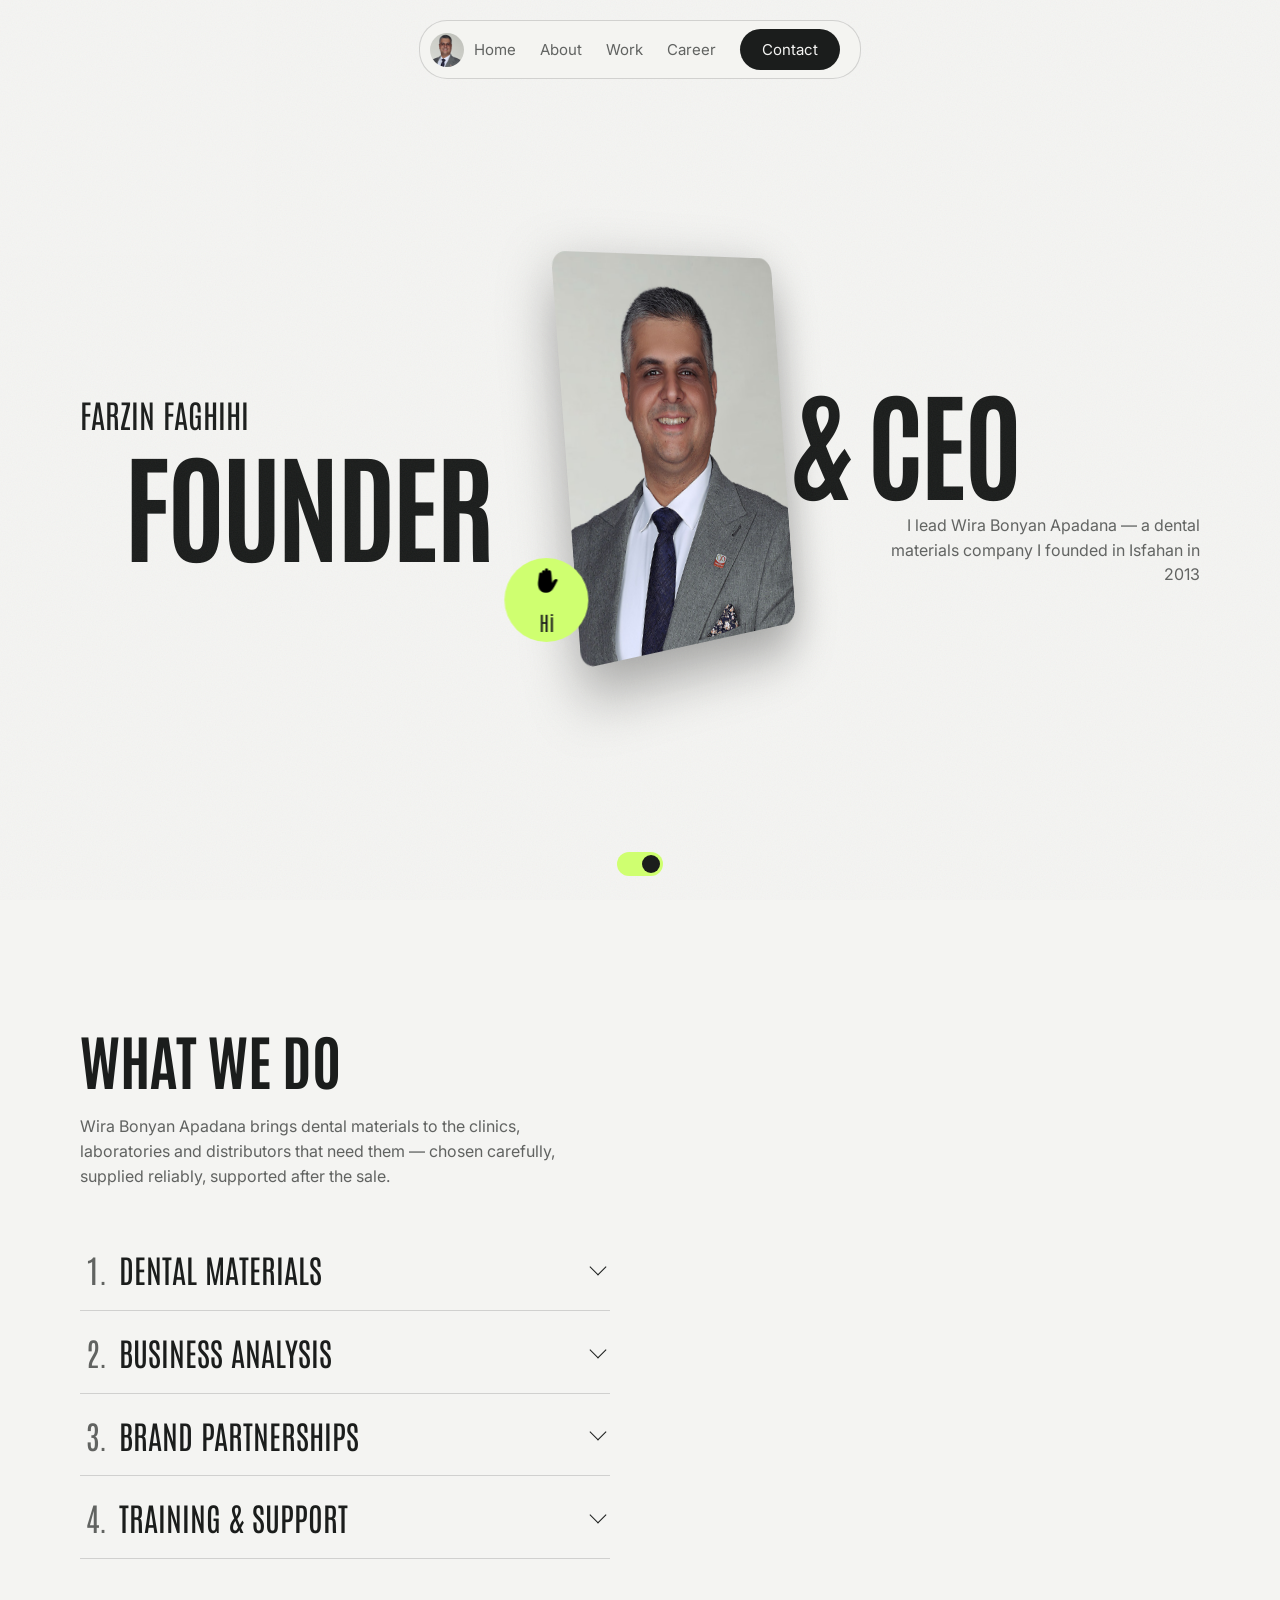
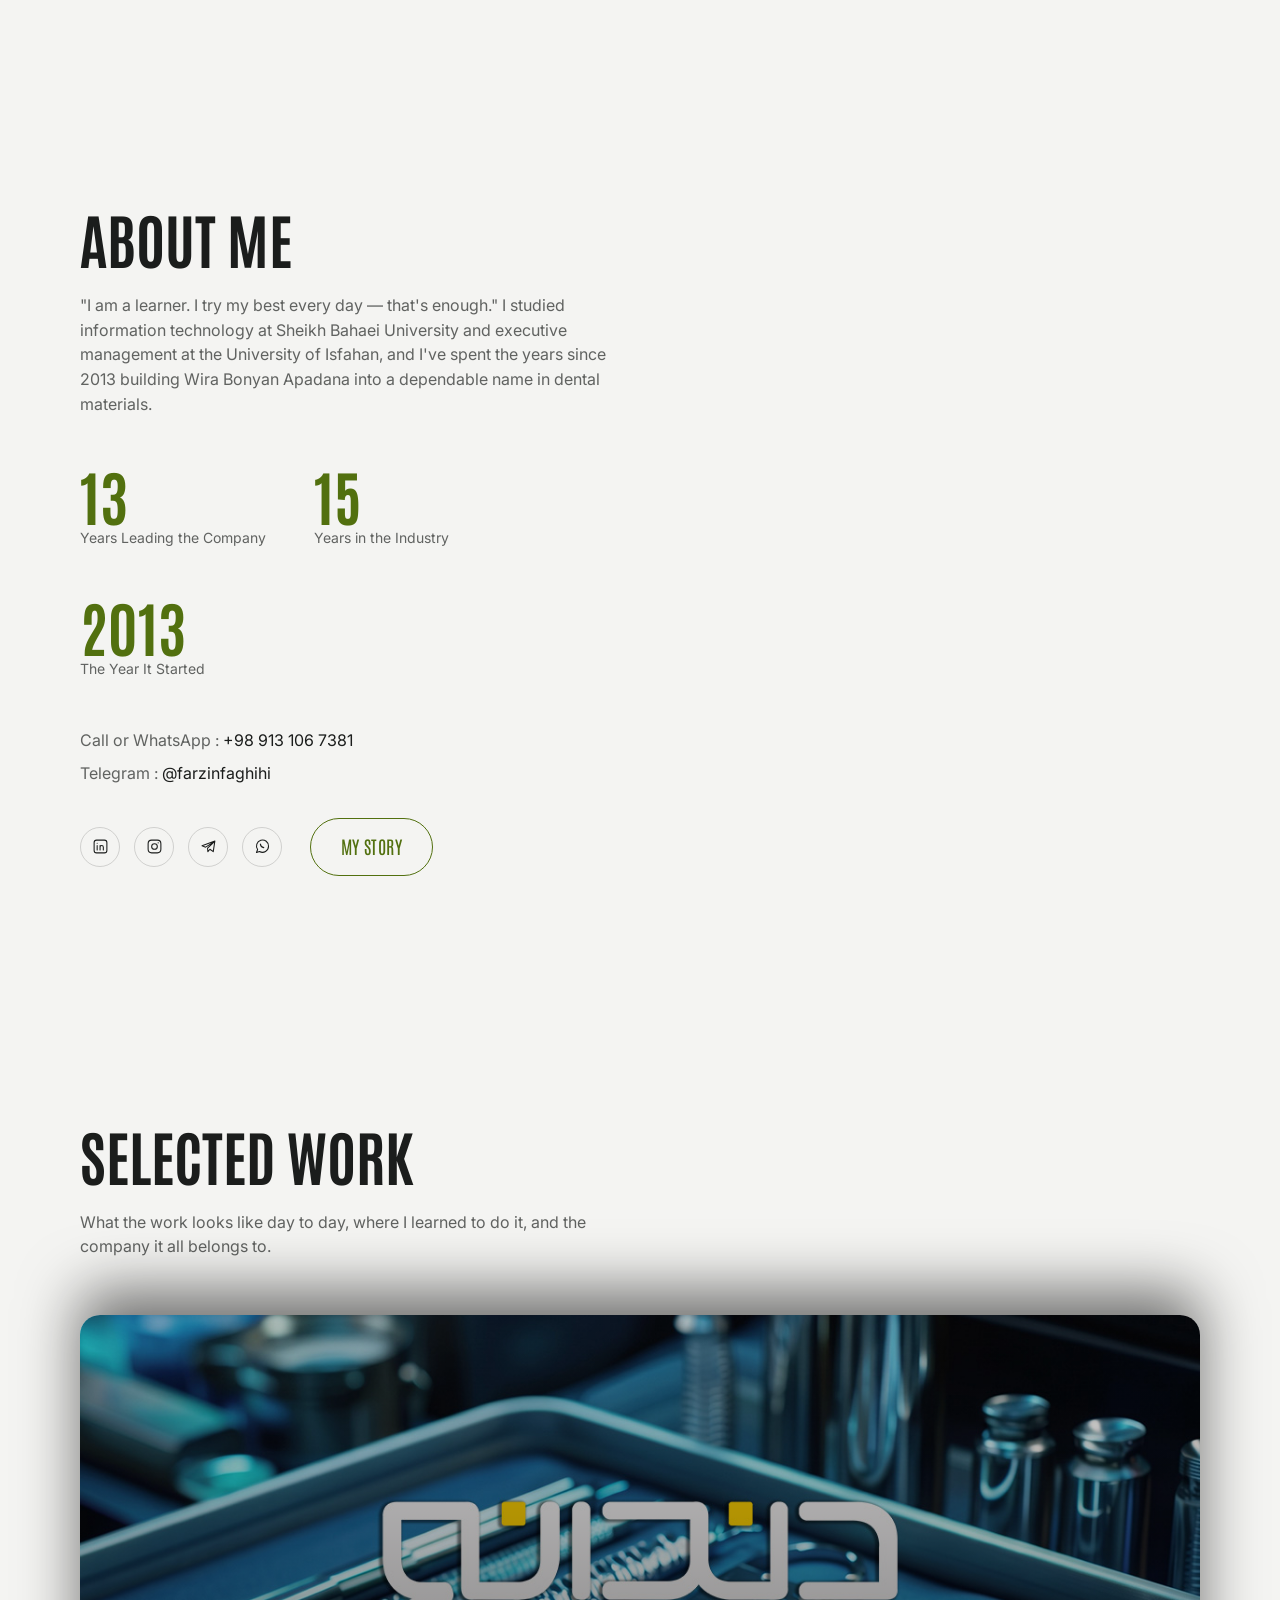
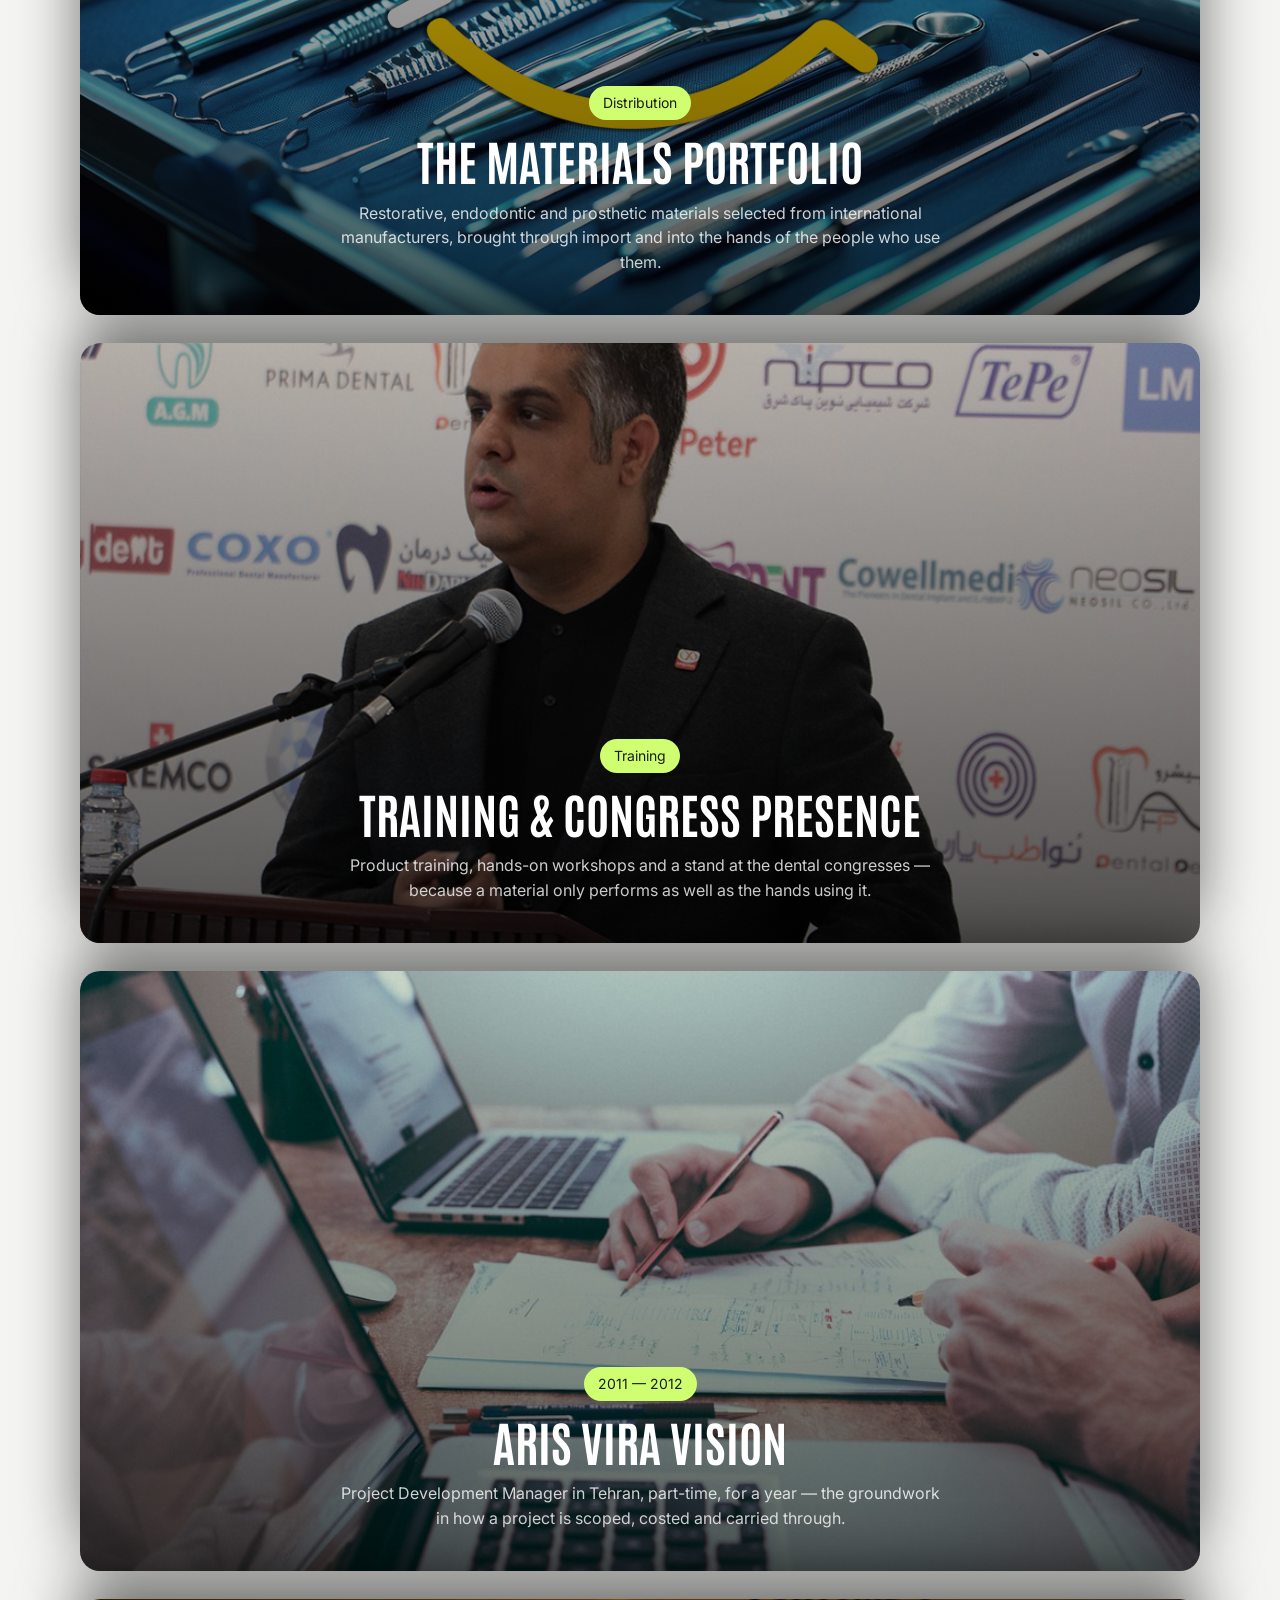
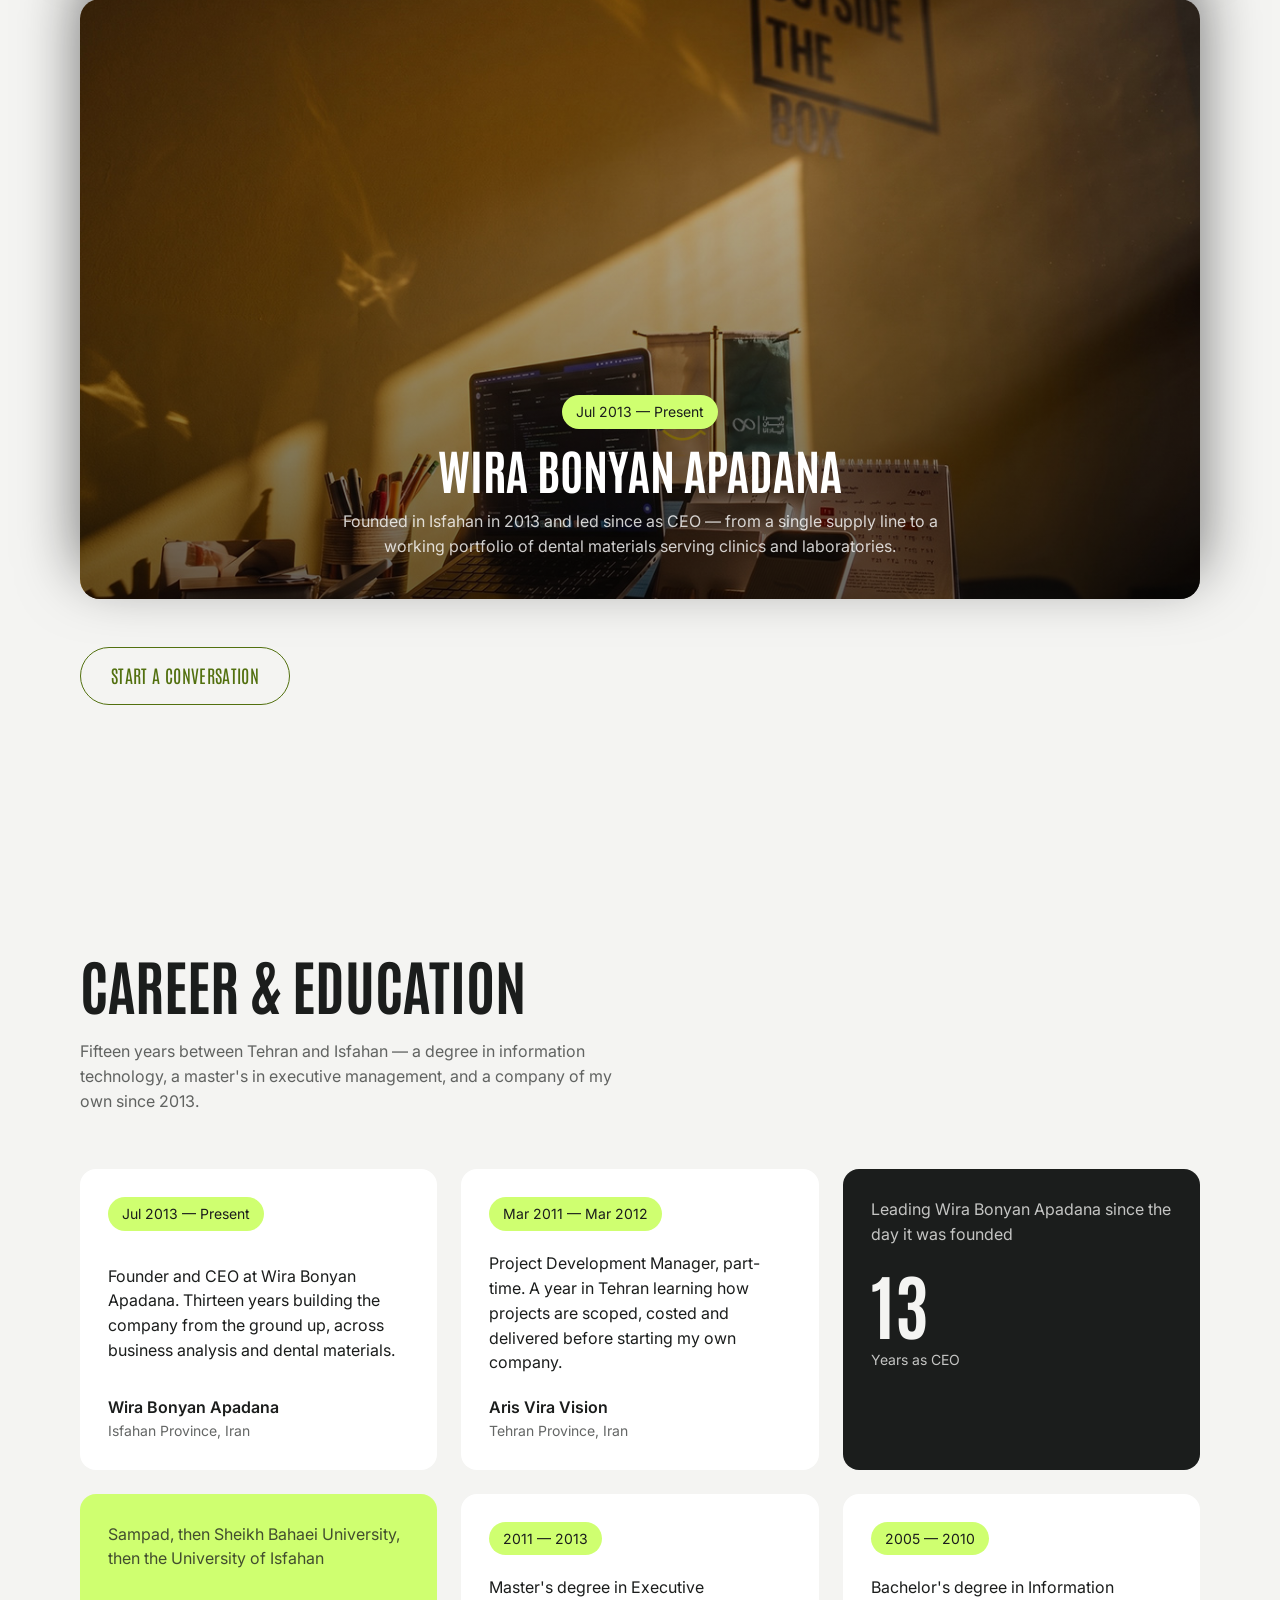
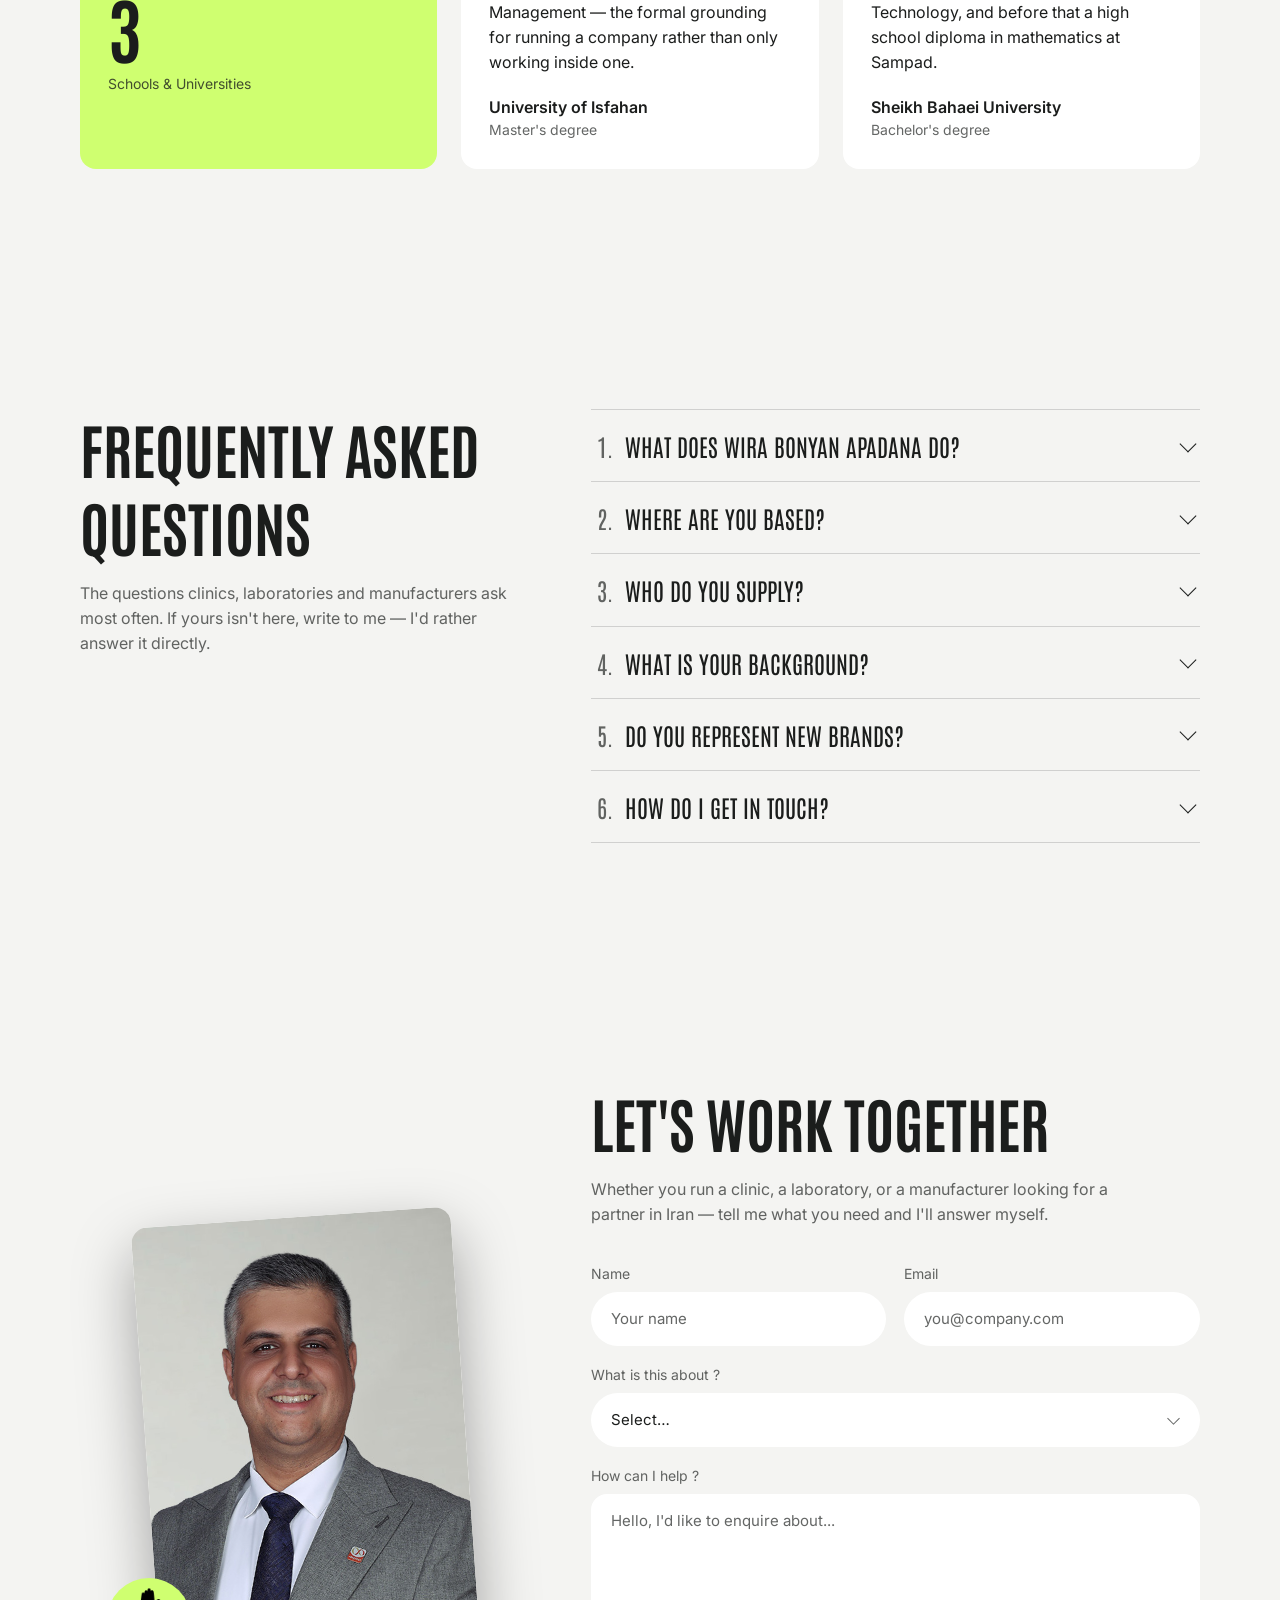
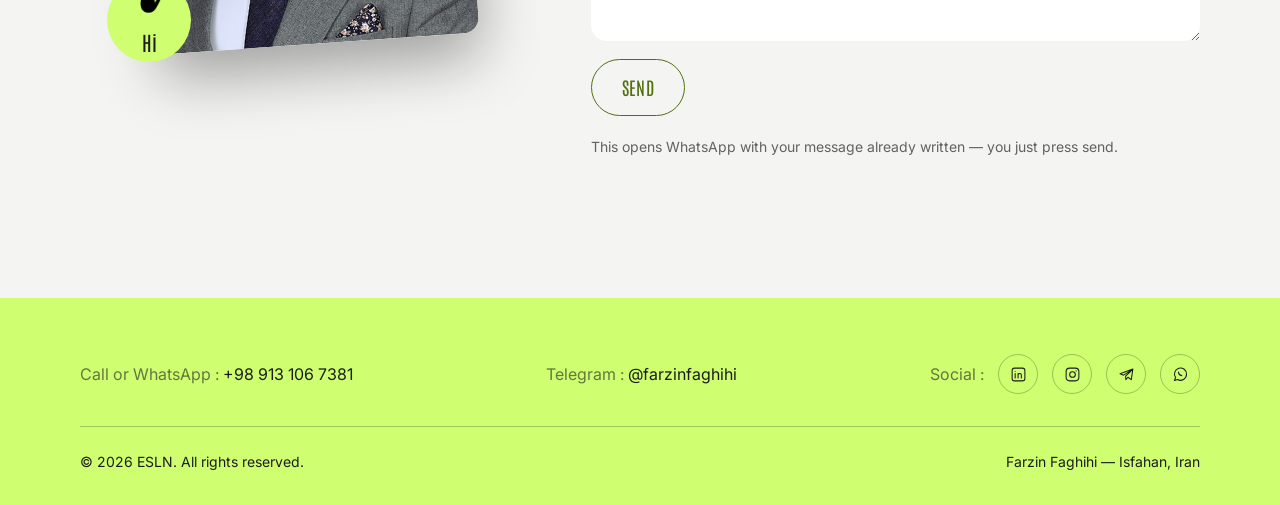
<file: index.html>
<!DOCTYPE html>
<html lang="en" data-theme="light">
<head>
<meta charset="utf-8">
<meta name="viewport" content="width=device-width, initial-scale=1">
<title>Farzin Faghihi — Founder &amp; CEO, Wira Bonyan Apadana</title>
<meta name="description" content="Farzin Faghihi is the founder and CEO of Wira Bonyan Apadana, a dental materials company based in Isfahan, Iran.">
<meta name="theme-color" content="#F4F4F2">
<link rel="preconnect" href="https://fonts.googleapis.com">
<link rel="preconnect" href="https://fonts.gstatic.com" crossorigin>
<link href="https://fonts.googleapis.com/css2?family=Antonio:wght@400;600;700&family=Inter:wght@300;400;500;600&display=swap" rel="stylesheet">
<link rel="icon" href="favicon.svg" type="image/svg+xml">
<link rel="apple-touch-icon" href="assets/img/avatar.jpg">

<!-- Link previews. og:image should be an ABSOLUTE url once the domain is
     known — WhatsApp in particular will not resolve a relative one. -->
<meta property="og:type" content="profile">
<meta property="og:title" content="Farzin Faghihi — Founder &amp; CEO, Wira Bonyan Apadana">
<meta property="og:description" content="Dental materials for the clinics, laboratories and distributors that need them. Isfahan, Iran, since 2013.">
<meta property="og:image" content="assets/img/card-front.jpg">
<meta property="og:locale" content="en_US">
<meta name="twitter:card" content="summary_large_image">
<link rel="stylesheet" href="assets/css/style.css">
</head>
<body>

<a class="skip-link" href="#main">Skip to main content</a>

<!-- fine grain over the whole page (spec 1) -->
<div class="noise" aria-hidden="true"></div>

<!-- custom cursor (spec 2.2) — JS only mounts it for mouse users -->
<div class="cursor" id="cursor" aria-hidden="true"></div>

<!-- ============================================================
     NAV PILL (spec 2.3) — open at top, collapsed once scrolled
     ============================================================ -->
<nav class="pill" id="pill" aria-label="Main">
  <a class="pill__avatar" href="#hero" aria-label="Home">
    <img src="assets/img/avatar.jpg" alt="Farzin Faghihi" width="368" height="368">
  </a>

  <div class="pill__open" id="pillOpen">
    <div class="pill__links">
      <a href="#hero"><span class="nl"><span>Home</span><span class="nl__flip">Home</span></span></a>
      <a href="#about"><span class="nl"><span>About</span><span class="nl__flip">About</span></span></a>
      <a href="#projects"><span class="nl"><span>Work</span><span class="nl__flip">Work</span></span></a>
      <a href="#career"><span class="nl"><span>Career</span><span class="nl__flip">Career</span></span></a>
    </div>
    <a class="pill__cta" href="#contact">Contact</a>
  </div>

  <a class="pill__status" id="pillStatus" href="#contact">
    <span>Open to partnerships</span>
    <span class="dot" aria-hidden="true"></span>
  </a>

  <button class="pill__burger" id="burger" type="button" aria-label="Menu" aria-expanded="false" aria-controls="mobileNav">
    <span></span><span></span>
  </button>
</nav>

<div class="mobile-nav" id="mobileNav" hidden>
  <nav aria-label="Mobile">
    <a href="#hero">Home</a>
    <a href="#about">About</a>
    <a href="#projects">Work</a>
    <a href="#career">Career</a>
    <a href="#contact">Contact</a>
  </nav>
</div>

<!-- theme switch, bottom centre (spec 2.4) -->
<button class="switch" id="themeToggle" type="button" aria-label="Toggle light and dark theme" aria-pressed="true">
  <span class="switch__knob"></span>
</button>

<main id="main">

<!-- ============================================================
     STAGE — hero + services + about share one sticky 3D card
     (spec 3). The card is pinned mid-viewport and its rotation
     is driven purely by scroll progress across this block.
     ============================================================ -->
<div class="stage" id="stage">

  <div class="stage__pin" aria-hidden="true">
    <div class="card3d" id="card3d">
      <div class="card3d__face card3d__face--front">
        <img src="assets/img/card-front.jpg" alt="" width="620" height="630" fetchpriority="high">
      </div>
      <div class="card3d__face card3d__face--back">
        <img src="assets/img/card-back.jpeg" alt="" width="960" height="1200">
      </div>
    </div>
    <span class="hi" id="hiBadge"><span class="hi__hand">✋</span><span class="hi__txt">Hi</span></span>
  </div>

  <!-- ---------------- 4.1 HERO ---------------- -->
  <section class="hero" id="hero">
    <div class="shell hero__inner">
      <h1 class="sr-only">Farzin Faghihi — Founder and CEO of Wira Bonyan Apadana</h1>

      <div class="hero__left">
        <p class="hero__label"><span class="rv"><span>Farzin Faghihi</span></span></p>
        <p class="display" aria-hidden="true"><span class="rv"><span>founder</span></span></p>
      </div>

      <div class="hero__gap"></div>

      <div class="hero__right">
        <p class="display" aria-hidden="true"><span class="rv"><span>&amp; ceo</span></span></p>
        <p class="hero__sub">I lead Wira Bonyan Apadana — a dental materials company I founded in Isfahan in 2013</p>
      </div>
    </div>

    <!-- mobile fallback for the disabled 3D card (spec 5) -->
    <img class="stage__static" src="assets/img/card-front.jpg" alt="Farzin Faghihi" width="620" height="630" loading="lazy">
  </section>

  <!-- ---------------- 4.2 WHAT THE COMPANY DOES ----------------
       DRAFT: the four headings follow the two areas LinkedIn lists on
       Farzin's CEO role (business analysis, dental materials). The bullet
       lists underneath are written from that, not quoted from him —
       they need his review before this goes live.
       ------------------------------------------------------------- -->
  <section class="section service" id="service">
    <div class="shell service__inner">
      <div class="service__col">
        <h2 class="h2">what we do</h2>
        <p class="lead">Wira Bonyan Apadana brings dental materials to the clinics, laboratories and distributors that need them — chosen carefully, supplied reliably, supported after the sale.</p>

        <div class="acc-list" id="serviceAcc">
          <div class="acc">
            <button class="acc__btn" type="button" aria-expanded="false" aria-controls="svc1">
              <span class="acc__n">1.</span>
              <span class="acc__t">dental materials</span>
              <span class="acc__ico" aria-hidden="true"></span>
              <span class="acc__thumb" aria-hidden="true"><img src="assets/img/work-2-training.jpeg" alt="" width="1023" height="681" loading="lazy"></span>
            </button>
            <div class="acc__panel" id="svc1">
              <ul>
                <li>Restorative, endodontic and prosthetic materials</li>
                <li>Equipment and consumables for clinics and laboratories</li>
                <li>Sourcing directly from international manufacturers</li>
                <li>Storage and handling that protects shelf life</li>
              </ul>
            </div>
          </div>

          <div class="acc">
            <button class="acc__btn" type="button" aria-expanded="false" aria-controls="svc2">
              <span class="acc__n">2.</span>
              <span class="acc__t">business analysis</span>
              <span class="acc__ico" aria-hidden="true"></span>
              <span class="acc__thumb" aria-hidden="true"><img src="assets/img/work-4-company.jpeg" alt="" width="1200" height="800" loading="lazy"></span>
            </button>
            <div class="acc__panel" id="svc2">
              <ul>
                <li>Demand and market analysis before a line is opened</li>
                <li>Supplier evaluation, pricing and margin modelling</li>
                <li>Import planning and cost control</li>
                <li>Reporting that keeps the team pointed the same way</li>
              </ul>
            </div>
          </div>

          <div class="acc">
            <button class="acc__btn" type="button" aria-expanded="false" aria-controls="svc3">
              <span class="acc__n">3.</span>
              <span class="acc__t">brand partnerships</span>
              <span class="acc__ico" aria-hidden="true"></span>
              <span class="acc__thumb" aria-hidden="true"><img src="assets/img/note-2.jpeg" alt="" width="1200" height="673" loading="lazy"></span>
            </button>
            <div class="acc__panel" id="svc3">
              <ul>
                <li>Representation agreements with manufacturers</li>
                <li>Onboarding a new brand into the Iranian market</li>
                <li>Regulatory and import documentation</li>
                <li>Joint presence at congresses and exhibitions</li>
              </ul>
            </div>
          </div>

          <div class="acc">
            <button class="acc__btn" type="button" aria-expanded="false" aria-controls="svc4">
              <span class="acc__n">4.</span>
              <span class="acc__t">training &amp; support</span>
              <span class="acc__ico" aria-hidden="true"></span>
              <span class="acc__thumb" aria-hidden="true"><img src="assets/img/work-1-materials.jpg" alt="" width="1200" height="800" loading="lazy"></span>
            </button>
            <div class="acc__panel" id="svc4">
              <ul>
                <li>Product training for dentists and technicians</li>
                <li>Hands-on workshops with visiting specialists</li>
                <li>After-sales technical support</li>
                <li>Carrying clinic feedback back to the manufacturer</li>
              </ul>
            </div>
          </div>
        </div>
      </div>

      <img class="stage__static" src="assets/img/card-back.jpeg" alt="" width="960" height="1200" loading="lazy">
    </div>
  </section>

  <!-- ---------------- 4.3 ABOUT ---------------- -->
  <section class="section about" id="about">
    <div class="shell about__inner">
      <div class="about__col">
        <h2 class="h2">About me</h2>
        <p class="lead">"I am a learner. I try my best every day — that's enough." I studied information technology at Sheikh Bahaei University and executive management at the University of Isfahan, and I've spent the years since 2013 building Wira Bonyan Apadana into a dependable name in dental materials.</p>

        <ul class="counters">
          <li><span class="counters__n" data-count="13">0</span><span class="counters__l">Years Leading the Company</span></li>
          <li><span class="counters__n" data-count="15">0</span><span class="counters__l">Years in the Industry</span></li>
          <li><span class="counters__n" data-count="2013">0</span><span class="counters__l">The Year It Started</span></li>
        </ul>

        <div class="about__contact">
          <p><span class="label">Call or WhatsApp :</span> <a href="tel:+989131067381">+98 913 106 7381</a></p>
          <p><span class="label">Telegram :</span> <a href="https://t.me/farzinfaghihi" target="_blank" rel="noopener">@farzinfaghihi</a></p>
        </div>

        <div class="about__foot">
          <ul class="socials">
            <li><a href="https://www.linkedin.com/in/farzin-faghihi-779788153/" aria-label="LinkedIn" target="_blank" rel="noopener"><svg viewBox="0 0 24 24" aria-hidden="true"><rect x="3" y="3" width="18" height="18" rx="3.5"/><path d="M7.3 10.6v6.2M7.3 7.3v.01M11.4 16.8v-6.2m0 2.4a2.3 2.3 0 0 1 4.6 0v3.8"/></svg></a></li>
            <li><a href="https://www.instagram.com/farzinfaghihi" aria-label="Instagram" target="_blank" rel="noopener"><svg viewBox="0 0 24 24" aria-hidden="true"><rect x="3" y="3" width="18" height="18" rx="5"/><circle cx="12" cy="12" r="4"/><circle cx="17.2" cy="6.8" r=".9" fill="currentColor" stroke="none"/></svg></a></li>
            <li><a href="https://t.me/farzinfaghihi" aria-label="Telegram" target="_blank" rel="noopener"><svg viewBox="0 0 24 24" aria-hidden="true"><path d="M21 4.2 2.9 11.1l5 1.8L20.1 5.4l-9.4 9 .4 5 2.9-3.5 4.7 3.4z"/></svg></a></li>
            <li><a href="https://wa.me/989131067381" aria-label="WhatsApp" target="_blank" rel="noopener"><svg viewBox="0 0 24 24" aria-hidden="true"><path d="M20.5 11.7a8.5 8.5 0 0 1-12.7 7.4L3.5 20.5l1.6-4.2A8.5 8.5 0 1 1 20.5 11.7Z"/><path d="M9 8.6c.3 2.5 2.3 4.5 4.8 5"/></svg></a></li>
          </ul>
          <a class="btn-pill" href="#career">My Story</a>
        </div>
      </div>

      <img class="stage__static" src="assets/img/card-front.jpg" alt="" width="620" height="630" loading="lazy">
    </div>
  </section>
</div><!-- /stage -->

<!-- ---------------- 4.4 SELECTED WORK ----------------
     DRAFT: the covers are still the placeholder images from the clone.
     Card 4 is taken from LinkedIn; cards 1–3 describe the company and
     need Farzin's own wording and photographs.
     ---------------------------------------------------- -->
<section class="section projects" id="projects">
  <div class="shell">
    <div class="head">
      <h2 class="h2">Selected Work</h2>
      <p class="lead">What the work looks like day to day, where I learned to do it, and the company it all belongs to.</p>
    </div>

    <div class="projects__list">
      <a class="pcard" href="#contact">
        <img src="assets/img/work-1-materials.jpg" alt="Materials portfolio" width="1200" height="800" loading="lazy">
        <div class="pcard__body">
          <span class="tag">Distribution</span>
          <h3 class="pcard__title">The Materials Portfolio</h3>
          <p>Restorative, endodontic and prosthetic materials selected from international manufacturers, brought through import and into the hands of the people who use them.</p>
        </div>
      </a>

      <a class="pcard" href="#contact">
        <img src="assets/img/work-2-training.jpeg" alt="A training session in progress" width="1023" height="681" loading="lazy">
        <div class="pcard__body">
          <span class="tag">Training</span>
          <h3 class="pcard__title">Training &amp; Congress Presence</h3>
          <p>Product training, hands-on workshops and a stand at the dental congresses — because a material only performs as well as the hands using it.</p>
        </div>
      </a>

      <a class="pcard" href="#contact">
        <img src="assets/img/work-3-aris-vira.jpeg" alt="Project planning on paper beside a laptop" width="1023" height="683" loading="lazy">
        <div class="pcard__body">
          <span class="tag">2011 — 2012</span>
          <h3 class="pcard__title">Aris Vira Vision</h3>
          <p>Project Development Manager in Tehran, part-time, for a year — the groundwork in how a project is scoped, costed and carried through.</p>
        </div>
      </a>

      <a class="pcard" href="#contact">
        <img src="assets/img/work-4-company.jpeg" alt="Wira Bonyan Apadana" width="1200" height="800" loading="lazy">
        <div class="pcard__body">
          <span class="tag">Jul 2013 — Present</span>
          <h3 class="pcard__title">Wira Bonyan Apadana</h3>
          <p>Founded in Isfahan in 2013 and led since as CEO — from a single supply line to a working portfolio of dental materials serving clinics and laboratories.</p>
        </div>
      </a>
    </div>

    <div class="section__more"><a class="btn-pill" href="#contact">Start a Conversation</a></div>
  </div>
</section>

<!-- ---------------- 4.5 CAREER ----------------
     Every fact in this section comes straight from Farzin's LinkedIn
     profile. The grid rhythm is the clone's: two cards, two stat cards
     breaking the rhythm, two more cards.
     -------------------------------------------- -->
<section class="section clients" id="career">
  <div class="shell">
    <div class="head">
      <h2 class="h2">Career &amp; Education</h2>
      <p class="lead">Fifteen years between Tehran and Isfahan — a degree in information technology, a master's in executive management, and a company of my own since 2013.</p>
    </div>

    <div class="clients__grid">
      <figure class="tcard">
        <span class="tag">Jul 2013 — Present</span>
        <blockquote>Founder and CEO at Wira Bonyan Apadana. Thirteen years building the company from the ground up, across business analysis and dental materials.</blockquote>
        <figcaption>
          <span><b>Wira Bonyan Apadana</b><small>Isfahan Province, Iran</small></span>
        </figcaption>
      </figure>

      <figure class="tcard">
        <span class="tag">Mar 2011 — Mar 2012</span>
        <blockquote>Project Development Manager, part-time. A year in Tehran learning how projects are scoped, costed and delivered before starting my own company.</blockquote>
        <figcaption>
          <span><b>Aris Vira Vision</b><small>Tehran Province, Iran</small></span>
        </figcaption>
      </figure>

      <!-- stat cards deliberately break the grid rhythm (spec 4.5) -->
      <div class="scard scard--white">
        <p class="scard__lead">Leading Wira Bonyan Apadana since the day it was founded</p>
        <span class="scard__n" data-count="13">0</span>
        <span class="scard__l">Years as CEO</span>
      </div>

      <div class="scard scard--lime">
        <p class="scard__lead">Sampad, then Sheikh Bahaei University, then the University of Isfahan</p>
        <span class="scard__n" data-count="3">0</span>
        <span class="scard__l">Schools &amp; Universities</span>
      </div>

      <figure class="tcard">
        <span class="tag">2011 — 2013</span>
        <blockquote>Master's degree in Executive Management — the formal grounding for running a company rather than only working inside one.</blockquote>
        <figcaption>
          <span><b>University of Isfahan</b><small>Master's degree</small></span>
        </figcaption>
      </figure>

      <figure class="tcard">
        <span class="tag">2005 — 2010</span>
        <blockquote>Bachelor's degree in Information Technology, and before that a high school diploma in mathematics at Sampad.</blockquote>
        <figcaption>
          <span><b>Sheikh Bahaei University</b><small>Bachelor's degree</small></span>
        </figcaption>
      </figure>
    </div>
  </div>
</section>

<!-- ---------------- 4.6 FAQ ----------------
     Answers 1, 2, 4 and 6 are grounded in the LinkedIn profile.
     3 and 5 are drafts — they need Farzin's confirmation.
     ------------------------------------------ -->
<section class="section faq" id="faq">
  <div class="shell faq__inner">
    <div class="faq__head">
      <h2 class="h2">Frequently Asked Questions</h2>
      <p class="lead">The questions clinics, laboratories and manufacturers ask most often. If yours isn't here, write to me — I'd rather answer it directly.</p>
    </div>

    <div class="acc-list acc-list--faq" id="faqAcc">
      <div class="acc">
        <button class="acc__btn" type="button" aria-expanded="false" aria-controls="faq1">
          <span class="acc__n">1.</span>
          <span class="acc__t">What does Wira Bonyan Apadana do?</span>
          <span class="acc__ico" aria-hidden="true"></span>
        </button>
        <div class="acc__panel" id="faq1"><p>We work in dental materials — sourcing them from international manufacturers and supplying clinics, laboratories and distributors, with business analysis behind every line we open.</p></div>
      </div>
      <div class="acc">
        <button class="acc__btn" type="button" aria-expanded="false" aria-controls="faq2">
          <span class="acc__n">2.</span>
          <span class="acc__t">Where are you based?</span>
          <span class="acc__ico" aria-hidden="true"></span>
        </button>
        <div class="acc__panel" id="faq2"><p>Isfahan Province, Iran. The company has been based here since it was founded in 2013.</p></div>
      </div>
      <div class="acc">
        <button class="acc__btn" type="button" aria-expanded="false" aria-controls="faq3">
          <span class="acc__n">3.</span>
          <span class="acc__t">Who do you supply?</span>
          <span class="acc__ico" aria-hidden="true"></span>
        </button>
        <div class="acc__panel" id="faq3"><p>Dental clinics, dental laboratories and regional distributors. Get in touch and tell me what you work with — the answer depends on what you need and where you are.</p></div>
      </div>
      <div class="acc">
        <button class="acc__btn" type="button" aria-expanded="false" aria-controls="faq4">
          <span class="acc__n">4.</span>
          <span class="acc__t">What is your background?</span>
          <span class="acc__ico" aria-hidden="true"></span>
        </button>
        <div class="acc__panel" id="faq4"><p>A bachelor's in information technology from Sheikh Bahaei University, a master's in executive management from the University of Isfahan, and a year as project development manager at Aris Vira Vision before founding this company.</p></div>
      </div>
      <div class="acc">
        <button class="acc__btn" type="button" aria-expanded="false" aria-controls="faq5">
          <span class="acc__n">5.</span>
          <span class="acc__t">Do you represent new brands?</span>
          <span class="acc__ico" aria-hidden="true"></span>
        </button>
        <div class="acc__panel" id="faq5"><p>Yes — I'm open to representation and distribution agreements with manufacturers looking for a route into the Iranian market. Send the product line and we'll talk.</p></div>
      </div>
      <div class="acc">
        <button class="acc__btn" type="button" aria-expanded="false" aria-controls="faq6">
          <span class="acc__n">6.</span>
          <span class="acc__t">How do I get in touch?</span>
          <span class="acc__ico" aria-hidden="true"></span>
        </button>
        <div class="acc__panel" id="faq6"><p>Use the form at the bottom of this page, or reach me on LinkedIn. Tell me what you need and I'll come back to you.</p></div>
      </div>
    </div>
  </div>
</section>

<!-- ============================================================
     NOTES & INSIGHTS — SWITCHED OFF at the client's request.
     Nothing is deleted: delete this comment wrapper and the closing
     marker below to bring the whole section back.
     ============================================================

<section class="section insights" id="insights">
  <div class="shell">
    <div class="head">
      <h2 class="h2">Notes &amp; Insights</h2>
      <p class="lead">Occasional notes on the dental materials trade in Iran — sourcing, importing, and what actually reaches the chair.</p>
    </div>

    <div class="insights__grid">
      <a class="bcard" href="#contact">
        <img src="assets/img/note-1.jpeg" alt="" width="1200" height="673" loading="lazy">
        <div class="bcard__meta"><span class="tag tag--outline">Draft</span><time datetime="2026-01-01">Coming soon</time></div>
        <h3 class="bcard__title">Choosing a material a clinic will trust</h3>
        <p>An article slot, waiting for its text — what to weigh when a new restorative line is put in front of you.</p>
      </a>

      <a class="bcard" href="#contact">
        <img src="assets/img/note-2.jpeg" alt="" width="1200" height="673" loading="lazy">
        <div class="bcard__meta"><span class="tag tag--outline">Draft</span><time datetime="2026-01-01">Coming soon</time></div>
        <h3 class="bcard__title">From manufacturer to chairside</h3>
        <p>An article slot, waiting for its text — the route a box of material takes before a dentist ever opens it.</p>
      </a>
    </div>

    <div class="section__more"><a class="btn-pill" href="#contact">Get in Touch</a></div>
  </div>
</section>

     END OF THE SWITCHED-OFF SECTION -->

<!-- ---------------- 4.8 CONTACT ---------------- -->
<section class="section contact" id="contact">
  <div class="shell contact__inner">
    <div class="contact__media">
      <div class="portrait">
        <img src="assets/img/card-front.jpg" alt="Farzin Faghihi" width="620" height="630" loading="lazy">
      </div>
      <span class="hi hi--static"><span class="hi__hand">✋</span><span class="hi__txt">Hi</span></span>
    </div>

    <div class="contact__body">
      <h2 class="h2">Let's work together</h2>
      <p class="lead">Whether you run a clinic, a laboratory, or a manufacturer looking for a partner in Iran — tell me what you need and I'll answer myself.</p>

      <form class="form" id="contactForm" novalidate>
        <div class="field">
          <label for="f-name">Name</label>
          <input id="f-name" name="name" type="text" placeholder="Your name" autocomplete="name" required>
          <p class="field__err" data-err="name" hidden></p>
        </div>
        <div class="field">
          <label for="f-email">Email</label>
          <input id="f-email" name="email" type="email" placeholder="you@company.com" autocomplete="email" required>
          <p class="field__err" data-err="email" hidden></p>
        </div>
        <div class="field field--full">
          <label for="f-service">What is this about ?</label>
          <div class="select">
            <select id="f-service" name="service" required>
              <option value="" selected disabled>Select…</option>
              <option>Dental materials supply</option>
              <option>Brand representation</option>
              <option>Training or workshop</option>
              <option>Something else</option>
            </select>
            <span class="select__ico" aria-hidden="true"></span>
          </div>
          <p class="field__err" data-err="service" hidden></p>
        </div>
        <div class="field field--full">
          <label for="f-msg">How can I help ?</label>
          <textarea id="f-msg" name="message" rows="5" placeholder="Hello, I'd like to enquire about..." required></textarea>
          <p class="field__err" data-err="message" hidden></p>
        </div>
        <div class="field field--full">
          <button class="btn-pill btn-pill--submit" type="submit" id="submitBtn">Send</button>
          <p class="form__hint">This opens WhatsApp with your message already written — you just press send.</p>
          <p class="form__note" role="status" id="formStatus"></p>
        </div>
      </form>
    </div>
  </div>
</section>

</main>

<!-- ---------------- 4.9 FOOTER (lime) ---------------- -->
<footer class="footer">
  <div class="shell">
    <div class="footer__row">
      <p><span class="label">Call or WhatsApp :</span> <a href="tel:+989131067381">+98 913 106 7381</a></p>
      <p><span class="label">Telegram :</span> <a href="https://t.me/farzinfaghihi" target="_blank" rel="noopener">@farzinfaghihi</a></p>
      <div class="footer__social">
        <span class="label">Social :</span>
        <ul class="socials socials--dark">
          <li><a href="https://www.linkedin.com/in/farzin-faghihi-779788153/" aria-label="LinkedIn" target="_blank" rel="noopener"><svg viewBox="0 0 24 24" aria-hidden="true"><rect x="3" y="3" width="18" height="18" rx="3.5"/><path d="M7.3 10.6v6.2M7.3 7.3v.01M11.4 16.8v-6.2m0 2.4a2.3 2.3 0 0 1 4.6 0v3.8"/></svg></a></li>
          <li><a href="https://www.instagram.com/farzinfaghihi" aria-label="Instagram" target="_blank" rel="noopener"><svg viewBox="0 0 24 24" aria-hidden="true"><rect x="3" y="3" width="18" height="18" rx="5"/><circle cx="12" cy="12" r="4"/><circle cx="17.2" cy="6.8" r=".9" fill="currentColor" stroke="none"/></svg></a></li>
          <li><a href="https://t.me/farzinfaghihi" aria-label="Telegram" target="_blank" rel="noopener"><svg viewBox="0 0 24 24" aria-hidden="true"><path d="M21 4.2 2.9 11.1l5 1.8L20.1 5.4l-9.4 9 .4 5 2.9-3.5 4.7 3.4z"/></svg></a></li>
          <li><a href="https://wa.me/989131067381" aria-label="WhatsApp" target="_blank" rel="noopener"><svg viewBox="0 0 24 24" aria-hidden="true"><path d="M20.5 11.7a8.5 8.5 0 0 1-12.7 7.4L3.5 20.5l1.6-4.2A8.5 8.5 0 1 1 20.5 11.7Z"/><path d="M9 8.6c.3 2.5 2.3 4.5 4.8 5"/></svg></a></li>
        </ul>
      </div>
    </div>

    <div class="footer__bar">
      <small>© 2026 ESLN. All rights reserved.</small>
      <span class="footer__by">Farzin Faghihi — Isfahan, Iran</span>
    </div>
  </div>
</footer>

<script src="assets/js/main.js"></script>
</body>
</html>
</file>
<file: assets/css/style.css>
/* =========================================================
   Portavia — rebuild
   Tokens per spec §1. Type sizes are the ones measured off the
   live site (Framer presets monjet / 1yryej1 / 12q7ivy / 17cdd8a),
   which §0.2 makes authoritative over the spec's estimates.
   ========================================================= */

:root {
  --bg:         #1B1D1C;
  --surface:    #333333;
  --lime:       #CFFF70;
  /* Lime is as bright as white, so it disappears as ink on the light ground.
     Anything using the accent as TEXT, a BORDER or a HAIRLINE reaches for
     --accent-ink; solid lime fills with dark ink on top stay lime in both. */
  --accent-ink: #CFFF70;
  --on-white-card: #1B1D1C;
  --text:       #FFFFFF;
  --text-muted: rgba(255, 255, 255, .72);
  --on-lime:    #1B1D1C;
  --white-card: #FFFFFF;
  --hairline:   rgba(255, 255, 255, .16);

  --font-display: "Antonio", "Oswald", "Arial Narrow", sans-serif;
  --font-body:    "Inter", system-ui, sans-serif;

  --shell: 1120px;
  --gutter: 24px;

  --r-card: 16px;
  --r-img: 20px;
  --r-pill: 999px;

  --ease: cubic-bezier(.22, .61, .36, 1);
}

:root[data-theme="light"] {
  --bg:         #F4F4F2;
  --surface:    #FFFFFF;
  --text:       #1B1D1C;
  --text-muted: rgba(27, 29, 28, .68);
  --accent-ink: #52700F;
  --white-card: #1B1D1C;
  --on-white-card: #F4F4F2;
  --hairline:   rgba(27, 29, 28, .16);
}

*, *::before, *::after { box-sizing: border-box; }

html {
  -webkit-text-size-adjust: 100%;
  scroll-behavior: smooth;
  scroll-padding-block-start: 110px;
}

body {
  margin: 0;
  background: var(--bg);
  color: var(--text);
  font-family: var(--font-body);
  font-size: 16px;
  font-weight: 400;
  line-height: 1.55;
  -webkit-font-smoothing: antialiased;
  overflow-x: hidden;
  transition: background .3s var(--ease), color .3s var(--ease);
}
body.is-locked { overflow: hidden; }

/* height:auto is load-bearing — an <img> width/height attribute is a
   presentational hint for the CSS height too, so without this every image
   renders at its raw pixel height and aspect-ratio never gets a say. */
img { max-width: 100%; display: block; height: auto; }
a { color: inherit; text-decoration: none; }
button { font: inherit; color: inherit; background: none; border: 0; cursor: pointer; }
ul { list-style: none; margin: 0; padding: 0; }
h1, h2, h3 { margin: 0; }
p { margin: 0; }
figure { margin: 0; }

:focus-visible { outline: 2px solid var(--accent-ink); outline-offset: 4px; border-radius: 4px; }

.skip-link {
  position: fixed; inset-block-start: -100px; inset-inline-start: 20px; z-index: 300;
  padding: 10px 18px; background: var(--lime); color: var(--on-lime); border-radius: var(--r-pill);
  transition: inset-block-start .25s var(--ease);
}
.skip-link:focus-visible { inset-block-start: 20px; }

/* readable by a screen reader, invisible on screen */
.sr-only {
  position: absolute; width: 1px; height: 1px; padding: 0; margin: -1px;
  overflow: hidden; clip-path: inset(50%); white-space: nowrap; border: 0;
}

.shell { width: min(100% - 2 * var(--gutter), var(--shell)); margin-inline: auto; }

/* ---------- grain (spec §1) ---------- */
.noise {
  position: fixed; inset: 0; z-index: 1; pointer-events: none; opacity: .05;
  background-image: url("data:image/svg+xml,%3Csvg xmlns='http://www.w3.org/2000/svg' width='220' height='220'%3E%3Cfilter id='n'%3E%3CfeTurbulence type='fractalNoise' baseFrequency='.8' numOctaves='4' stitchTiles='stitch'/%3E%3C/filter%3E%3Crect width='220' height='220' filter='url(%23n)'/%3E%3C/svg%3E");
  background-size: 220px 220px;
  /* own compositor layer: a fixed overlay otherwise repaints on every
     scrolled frame, which is what makes scrolling feel heavy */
  transform: translateZ(0);
}

/* ---------- custom cursor (spec §2.2) ---------- */
.cursor {
  position: fixed; inset-block-start: 0; inset-inline-start: 0; z-index: 250;
  width: 10px; height: 10px; margin: -5px 0 0 -5px;
  border-radius: 50%; background: var(--accent-ink);
  pointer-events: none; opacity: 0;
  transition: width .3s var(--ease), height .3s var(--ease),
              margin .3s var(--ease), opacity .2s var(--ease);
}
.cursor.is-on { opacity: 1; }
.cursor.is-lg { width: 76px; height: 76px; margin: -38px 0 0 -38px; }
body.has-cursor, body.has-cursor * { cursor: none !important; }

/* =========================================================
   TYPE
   ========================================================= */
.display {
  font-family: var(--font-display);
  font-weight: 700; font-size: 120px; line-height: 1.1;
  letter-spacing: -.03em; text-transform: uppercase;
}
.h2 {
  font-family: var(--font-display);
  font-weight: 700; font-size: 60px; line-height: 1.3;
  text-transform: uppercase;
}
.lead { font-size: 16px; line-height: 1.55; color: var(--text-muted); max-width: 56ch; }
.label { color: var(--text-muted); }

/* mask reveal for the hero words (spec §4.1) */
.rv { display: block; overflow: hidden; }
.rv > span { display: block; transform: translateY(105%); transition: transform .9s var(--ease); }
.is-ready .rv > span { transform: none; }
.rv:nth-child(1) > span { transition-delay: .05s; }

/* =========================================================
   NAV PILL (spec §2.3)
   ========================================================= */
.pill {
  position: fixed; inset-block-start: 20px; inset-inline-start: 50%;
  transform: translateX(-50%); z-index: 200;
  display: flex; align-items: center; gap: 10px;
  padding: 8px 10px; border-radius: 28px;
  border: 1px solid var(--hairline);
  background: color-mix(in srgb, var(--bg) 80%, transparent);
  backdrop-filter: blur(5px);
  transition: background .3s var(--ease);
}
.pill__avatar img { width: 34px; height: 34px; border-radius: 50%; object-fit: cover; }

/* the two states cross-fade rather than snapping (spec §2.3) */
.pill__open, .pill__status {
  display: flex; align-items: center; gap: 24px;
  transition: opacity .3s var(--ease), max-width .45s var(--ease), transform .3s var(--ease);
  overflow: hidden; white-space: nowrap;
}
.pill__open { max-width: 520px; }
.pill__status { max-width: 0; opacity: 0; gap: 8px; padding-inline-end: 0; transform: translateY(4px); }
.pill.is-compact .pill__open { max-width: 0; opacity: 0; transform: translateY(-4px); }
.pill.is-compact .pill__status { max-width: 260px; opacity: 1; padding-inline-end: 12px; transform: none; }

.pill__links { display: flex; align-items: center; gap: 24px; font-size: 15px; }
.pill__links a { color: var(--text-muted); }

/* label flips up to a lime copy on hover */
.nl {
  display: block; position: relative;
  transform: perspective(1200px); transform-origin: 50% 0%;
  transform-style: preserve-3d;
  transition: transform .42s var(--ease);
}
.nl__flip {
  position: absolute; inset-block-start: 0; inset-inline: 0;
  transform: rotateX(90deg); transform-origin: 50% 0%;
  color: var(--accent-ink);
}
.pill__links a:hover .nl { transform: perspective(1200px) rotateX(-90deg); }

.pill__cta {
  position: relative; isolation: isolate; overflow: hidden;
  padding: 9px 22px; border-radius: var(--r-pill);
  background: var(--white-card); color: var(--bg); font-size: 15px;
  transition: color .3s var(--ease);
}
.pill__cta::before {
  content: ""; position: absolute; inset: 0; z-index: -1; border-radius: inherit;
  background: var(--lime); transform: translateY(101%); transition: transform .38s var(--ease);
}
.pill__cta:hover { color: var(--on-lime); }
.pill__cta:hover::before { transform: none; }

.pill__status { font-size: 15px; }
.dot {
  width: 7px; height: 7px; border-radius: 50%; background: #27d974; flex: none;
  box-shadow: 0 0 0 0 rgba(39, 217, 116, .5); animation: pulse 2.4s var(--ease) infinite;
}
@keyframes pulse { 70% { box-shadow: 0 0 0 9px rgba(39, 217, 116, 0); } 100% { box-shadow: 0 0 0 0 rgba(39, 217, 116, 0); } }

.pill__burger { display: none; width: 34px; height: 34px; position: relative; }
.pill__burger span { position: absolute; inset-inline: 8px; height: 1.5px; background: var(--text); transition: transform .25s var(--ease); }
.pill__burger span:first-child { inset-block-start: 13px; }
.pill__burger span:last-child  { inset-block-start: 19px; }
.pill__burger[aria-expanded="true"] span:first-child { transform: translateY(3px) rotate(45deg); }
.pill__burger[aria-expanded="true"] span:last-child  { transform: translateY(-3px) rotate(-45deg); }

.mobile-nav {
  position: fixed; inset: 0; z-index: 190; background: var(--bg);
  display: grid; place-content: center; text-align: center;
  opacity: 0; transition: opacity .25s var(--ease);
}
.mobile-nav.is-open { opacity: 1; }
.mobile-nav nav { display: grid; gap: 18px; }
.mobile-nav a { font-family: var(--font-display); font-weight: 700; font-size: 42px; text-transform: uppercase; }

/* ---------- theme switch (spec §2.4) ---------- */
.switch {
  position: fixed; inset-block-end: 24px; inset-inline-start: 50%;
  transform: translateX(-50%); z-index: 200;
  width: 46px; height: 24px; padding: 3px; display: flex;
  border-radius: var(--r-pill); background: var(--lime);
}
.switch__knob { width: 18px; height: 18px; border-radius: 50%; background: var(--on-lime); transition: transform .25s var(--ease); }
.switch[aria-pressed="true"] .switch__knob { transform: translateX(22px); }

/* =========================================================
   STAGE + 3D CARD (spec §3)
   ========================================================= */
.stage { position: relative; }

/* zero-height sticky rail: the card hangs off its centre line and
   stays pinned mid-viewport for the whole stage */
.stage__pin {
  position: sticky; inset-block-start: 50vh; height: 0; z-index: 5;
  perspective: 1200px;
  pointer-events: none;
}

.card3d {
  position: absolute; inset-block-start: 0; inset-inline-start: 50%;
  width: 280px; height: 390px; margin-block-start: -195px;
  transform-style: preserve-3d;
  will-change: transform;
  transform:
    translateX(-50%)
    translateX(var(--dx, 0px))
    rotateY(var(--ry, 0deg))
    rotateX(var(--rx, 0deg))
    rotateZ(-4deg);
}
.card3d__face {
  position: absolute; inset: 0;
  backface-visibility: hidden; -webkit-backface-visibility: hidden;
  border-radius: var(--r-card); overflow: hidden;
  box-shadow: 0 24px 60px rgba(0, 0, 0, .35);
}
.card3d__face--back { transform: rotateY(180deg); }
.card3d__face img { width: 100%; height: 100%; object-fit: cover; }

/* the "Hi" badge rides along with the card but stays flat (spec §3) */
.hi {
  position: absolute; inset-block-start: 0; inset-inline-start: 50%;
  width: 84px; height: 84px; margin: 108px 0 0 -178px;
  display: grid; place-items: center; gap: 0;
  border-radius: 50%; background: var(--lime); color: var(--on-lime);
  transform: translateX(var(--dx, 0px));
  will-change: transform;
}
.hi__hand { font-size: 22px; line-height: 1; filter: grayscale(1) brightness(0); }
.hi__txt { font-family: var(--font-display); font-size: 20px; line-height: 1; }
.hi--static { position: static; margin: 0; transform: none; }

/* mobile-only stand-ins for the disabled card (spec §5) */
.stage__static { display: none; border-radius: var(--r-img); }

/* =========================================================
   HERO (spec §4.1)
   ========================================================= */
.hero { min-height: 100vh; display: grid; align-items: center; padding-block: 140px 80px; }
.hero__inner { display: flex; align-items: center; }
.hero__left  { flex: 1 1 0; min-width: 0; display: flex; flex-direction: column; align-items: flex-end; }
.hero__right { flex: 1 1 0; min-width: 0; display: flex; flex-direction: column; align-items: flex-start; }
.hero__gap   { flex: 0 0 300px; }
.hero__label { font-family: var(--font-display); font-size: 32px; font-weight: 400; text-transform: uppercase; line-height: 1.3; align-self: flex-start; }
.hero__sub   { color: var(--text-muted); text-align: right; max-width: 34ch; align-self: flex-end; margin-block-start: 8px; }

/* =========================================================
   SECTIONS
   ========================================================= */
.section { padding-block: 120px; position: relative; z-index: 2; }
.head { margin-block-end: 56px; }
.head .lead { margin-block-start: 16px; }
.section__more { margin-block-start: 48px; }

.btn-pill {
  display: inline-flex; align-items: center; justify-content: center;
  padding: 14px 30px; border-radius: var(--r-pill);
  border: 1px solid var(--accent-ink); color: var(--accent-ink);
  font-family: var(--font-display); font-size: 18px; text-transform: uppercase; letter-spacing: .02em;
  transition: background .28s var(--ease), color .28s var(--ease);
}
.btn-pill:hover { background: var(--lime); color: var(--on-lime); }

.tag {
  display: inline-flex; align-items: center; padding: 6px 14px;
  border-radius: var(--r-pill); background: var(--lime); color: var(--on-lime);
  font-size: 14px;
}
.tag--outline { background: none; border: 1px solid var(--accent-ink); color: var(--accent-ink); }

/* ---------- services (spec §4.2) ---------- */
.service__inner { display: grid; grid-template-columns: minmax(0, 1fr) minmax(0, 1fr); gap: 60px; }
.service__col .lead { margin-block-start: 16px; }

.acc-list { margin-block-start: 40px; }
.acc { border-block-end: 1px solid var(--hairline); transition: border-color .3s var(--ease); }
.acc__btn {
  position: relative; width: 100%;
  display: grid; grid-template-columns: auto 1fr auto; align-items: center; gap: 12px;
  padding-block: 20px; text-align: left;
  font-family: var(--font-display); font-size: 32px; font-weight: 400;
  line-height: 1.3; text-transform: uppercase;
  transition: color .28s var(--ease);
}
.acc__btn:hover, .acc__btn[aria-expanded="true"] { color: var(--accent-ink); }
.acc__n { color: var(--text-muted); }
.acc__btn:hover .acc__n, .acc__btn[aria-expanded="true"] .acc__n { color: inherit; }
.acc.is-open { border-block-end-color: var(--accent-ink); }

.acc__ico {
  width: 12px; height: 12px; flex: none; justify-self: end;
  border-right: 1.5px solid currentColor; border-bottom: 1.5px solid currentColor;
  transform: rotate(45deg); margin-block-end: 4px;
  transition: transform .3s var(--ease);
}
.acc__btn[aria-expanded="true"] .acc__ico { transform: rotate(-135deg); margin-block: 4px 0; }

/* hover thumb that trails the pointer (spec §4.2) */
.acc__thumb {
  position: absolute; inset-block-start: 50%; inset-inline-end: 60px; z-index: 3;
  width: 170px; height: 110px; border-radius: 12px; overflow: hidden;
  pointer-events: none; opacity: 0;
  transform: translate(var(--px, 0px), calc(-50% + var(--py, 0px))) scale(.85) rotate(-8deg);
  transition: opacity .28s var(--ease), transform .45s var(--ease);
}
.acc__thumb img { width: 100%; height: 100%; object-fit: cover; }
.acc__btn:hover .acc__thumb {
  opacity: 1;
  transform: translate(var(--px, 0px), calc(-50% + var(--py, 0px))) scale(1) rotate(-5deg);
}

/* Explicit height rather than the 0fr/1fr grid trick: with
   min-height:0 the automatic minimum collapses to zero and 1fr has
   no free space to distribute, so the row only ever grew to the
   padding. JS measures the content and writes --h. */
.acc__panel { overflow: hidden; height: 0; transition: height .35s var(--ease); }
.acc.is-open .acc__panel { height: var(--h, auto); }
.acc__panel ul { display: grid; gap: 8px; padding-block-end: 22px; color: var(--text-muted); }
.acc__panel li { position: relative; padding-inline-start: 18px; }
.acc__panel li::before { content: ""; position: absolute; inset-inline-start: 0; inset-block-start: 12px; width: 7px; height: 1px; background: var(--accent-ink); }
.acc__panel p { padding-block-end: 22px; color: var(--text-muted); max-width: 52ch; }

/* ---------- about (spec §4.3) ---------- */
.about__inner { display: grid; grid-template-columns: minmax(0, 1fr) minmax(0, 1fr); gap: 60px; }
.about__col .lead { margin-block-start: 16px; }

.counters { display: flex; flex-wrap: wrap; gap: 48px; margin-block: 48px; }
.counters li { display: grid; gap: 2px; }
.counters__n {
  font-family: var(--font-display); font-weight: 700; font-size: 60px; line-height: 1;
  color: var(--accent-ink); font-variant-numeric: tabular-nums;
}
.counters__l { font-size: 14px; color: var(--text-muted); }

.about__contact { display: grid; gap: 8px; margin-block-end: 32px; }
.about__contact a { border-block-end: 1px solid transparent; transition: border-color .25s var(--ease); }
.about__contact a:hover { border-block-end-color: var(--accent-ink); }

.about__foot { display: flex; flex-wrap: wrap; align-items: center; gap: 28px; }
.socials { display: flex; gap: 14px; }
.socials a { display: grid; place-items: center; width: 40px; height: 40px; border: 1px solid var(--hairline); border-radius: 50%; transition: border-color .25s var(--ease), color .25s var(--ease); }
.socials a:hover { border-color: var(--accent-ink); color: var(--accent-ink); }
.socials svg { width: 17px; height: 17px; fill: none; stroke: currentColor; stroke-width: 1.5; stroke-linecap: round; stroke-linejoin: round; }

/* ---------- projects (spec §4.4) ---------- */
/* The covers stack rather than queue: every card pins just under the nav and
   the next one slides over it. JS eases the covered card down a few percent so
   the pile reads as depth. */
.projects__list { display: block; }
.pcard {
  position: sticky; display: block; margin-block-end: 28px;
  border-radius: var(--r-img); overflow: hidden;
  transform: scale(var(--s, 1)); transform-origin: 50% 0;
  box-shadow: 0 -24px 60px rgba(0, 0, 0, .55);
  will-change: transform;
}
.pcard:nth-child(1) { inset-block-start: 108px; }
.pcard:nth-child(2) { inset-block-start: 126px; }
.pcard:nth-child(3) { inset-block-start: 144px; }
.pcard:nth-child(4) { inset-block-start: 162px; }
.pcard img { width: 100%; height: 600px; object-fit: cover; transition: transform .6s var(--ease); }
.pcard:hover img { transform: scale(1.03); }
.pcard::after { content: ""; position: absolute; inset: 0; background: linear-gradient(180deg, rgba(0,0,0,.15), rgba(0,0,0,.6)); }
.pcard__body {
  position: absolute; inset-block-end: 0; inset-inline: 0; z-index: 2;
  display: grid; justify-items: center; gap: 14px;
  padding: 40px; text-align: center;
}
.pcard__title { font-family: var(--font-display); font-weight: 700; font-size: 48px; line-height: 1.1; text-transform: uppercase; color: #fff; }
.pcard__body p { max-width: 60ch; color: rgba(255,255,255,.8); }

/* ---------- testimonials (spec §4.5) ---------- */
.clients__grid { display: grid; grid-template-columns: repeat(3, minmax(0, 1fr)); gap: 24px; }
.tcard, .scard { border-radius: var(--r-card); padding: 28px; display: grid; gap: 20px; align-content: space-between; }
.tcard { background: var(--surface); }
.stars { display: flex; gap: 5px; }
.tcard > .tag { justify-self: start; }
.stars span {
  width: 15px; height: 15px; background: var(--lime);
  clip-path: polygon(50% 0%, 61% 35%, 98% 35%, 68% 57%, 79% 91%, 50% 70%, 21% 91%, 32% 57%, 2% 35%, 39% 35%);
}
.tcard blockquote { margin: 0; font-size: 16px; line-height: 1.55; }
.tcard figcaption { display: flex; align-items: center; gap: 12px; }
.tcard figcaption img { width: 44px; height: 44px; border-radius: 50%; object-fit: cover; }
.tcard figcaption span { display: grid; }
.tcard figcaption b { font-weight: 600; }
.tcard figcaption small { font-size: 14px; color: var(--text-muted); }

.scard { align-content: start; gap: 10px; }
.scard--white { background: var(--white-card); color: var(--on-white-card); }
.scard--lime  { background: var(--lime); color: var(--on-lime); }
.scard__lead { font-size: 16px; opacity: .78; }
.scard__n { font-family: var(--font-display); font-weight: 700; font-size: 72px; line-height: 1; margin-block-start: 10px; font-variant-numeric: tabular-nums; }
.scard__l { font-size: 14px; opacity: .78; }

/* ---------- faq (spec §4.6) ---------- */
.faq__inner { display: grid; grid-template-columns: minmax(0, .85fr) minmax(0, 1.15fr); gap: 60px; align-items: start; }
.faq__head { position: sticky; inset-block-start: 120px; }
.faq__head .lead { margin-block-start: 16px; }
.acc-list--faq { margin-block-start: 0; border-block-start: 1px solid var(--hairline); }
.acc-list--faq .acc__btn { font-size: 24px; }

/* ---------- insights (spec §4.7) ---------- */
.insights__grid { display: grid; grid-template-columns: repeat(2, minmax(0, 1fr)); gap: 24px; }
.bcard { display: grid; gap: 14px; align-content: start; }
.bcard img { width: 100%; aspect-ratio: 16 / 10; object-fit: cover; border-radius: var(--r-img); transition: transform .6s var(--ease); }
.bcard:hover img { transform: scale(1.02); }
.bcard__meta { display: flex; align-items: center; gap: 14px; }
.bcard__meta time { font-size: 14px; color: var(--text-muted); }
.bcard__title { font-family: var(--font-display); font-weight: 700; font-size: 32px; line-height: 1.2; text-transform: uppercase; }
.bcard p { color: var(--text-muted); }

/* ---------- contact (spec §4.8) ---------- */
.contact__inner { display: grid; grid-template-columns: minmax(0, .85fr) minmax(0, 1.15fr); gap: 60px; align-items: center; }
.contact__media { position: relative; display: flex; justify-content: center; }
.portrait { width: 320px; border-radius: var(--r-card); overflow: hidden; transform: rotate(-4deg); box-shadow: 0 24px 60px rgba(0,0,0,.35); }
.portrait img { width: 100%; aspect-ratio: 3 / 4; object-fit: cover; }
.contact__media .hi--static {
  position: absolute;
  inset-block-start: auto;          /* .hi sets top:0, which would beat bottom */
  inset-block-end: -18px;
  inset-inline-start: 6%;
  margin: 0;
}
.contact__body .lead { margin-block-start: 16px; }

.form { display: grid; grid-template-columns: repeat(2, minmax(0, 1fr)); gap: 18px; margin-block-start: 36px; }
.field { display: grid; gap: 8px; }
.field--full { grid-column: 1 / -1; }
.field label { font-size: 14px; color: var(--text-muted); }
.field input, .field textarea, .field select {
  width: 100%; padding: 15px 20px; font: inherit; font-size: 15px;
  color: var(--text); background: var(--surface); border: 0; border-radius: var(--r-pill);
  outline: 2px solid transparent; transition: outline-color .25s var(--ease);
}
.field textarea { border-radius: var(--r-card); resize: vertical; min-height: 130px; }
.field input::placeholder, .field textarea::placeholder { color: var(--text-muted); }
.field input:focus, .field textarea:focus, .field select:focus { outline-color: var(--accent-ink); }
.field.has-error input, .field.has-error textarea, .field.has-error .select { outline-color: #ff5a3c; }
.field__err { font-size: 13px; color: #ff8a72; }

.select { position: relative; border-radius: var(--r-pill); }
.select select { appearance: none; cursor: pointer; }
.select__ico {
  position: absolute; inset-block-start: 50%; inset-inline-end: 22px;
  width: 9px; height: 9px; margin-block-start: -6px; pointer-events: none;
  border-right: 1.5px solid var(--text-muted); border-bottom: 1.5px solid var(--text-muted);
  transform: rotate(45deg);
}
.btn-pill--submit { width: max-content; }
.btn-pill--submit[disabled] { opacity: .6; pointer-events: none; }
.form__hint { font-size: 14px; color: var(--text-muted); margin-block-start: 12px; }
.form__note { font-size: 14px; color: var(--text-muted); margin-block-start: 12px; }
.form__note.is-ok { color: var(--accent-ink); }

/* ---------- footer (spec §4.9) — full lime, dark text ---------- */
.footer { background: var(--lime); color: var(--on-lime); padding-block: 56px 32px; position: relative; z-index: 2; }
.footer__row { display: flex; flex-wrap: wrap; gap: 32px; justify-content: space-between; align-items: center; padding-block-end: 32px; }
.footer .label { color: rgba(27, 29, 28, .6); }
.footer a { border-block-end: 1px solid transparent; transition: border-color .25s var(--ease); }
.footer a:hover { border-block-end-color: var(--on-lime); }
.footer__social { display: flex; align-items: center; gap: 14px; }
.socials--dark a { border-color: rgba(27, 29, 28, .28); }
.socials--dark a:hover { border-color: var(--on-lime); color: var(--on-lime); }
.footer__bar {
  display: flex; flex-wrap: wrap; gap: 16px; justify-content: space-between; align-items: center;
  padding-block-start: 24px; border-block-start: 1px solid rgba(27, 29, 28, .25); font-size: 14px;
}
.footer__bar small { font-size: inherit; }
.footer__by { display: inline-flex; align-items: center; gap: 8px; }
.footer__by img { width: 24px; height: 24px; border-radius: 50%; }

/* ---------- section reveal (spec §2.5) ---------- */
.reveal { opacity: 0; transform: translateY(26px); transition: opacity .6s var(--ease), transform .6s var(--ease); }
.reveal.is-visible { opacity: 1; transform: none; }

/* =========================================================
   RESPONSIVE (spec §5)
   ========================================================= */
@media (max-width: 1023px) {
  .display { font-size: 96px; }
  .h2 { font-size: 48px; }
  .pcard__title { font-size: 36px; }
  .hero__gap { flex-basis: 200px; }
  .clients__grid { grid-template-columns: repeat(2, minmax(0, 1fr)); }
  .form { grid-template-columns: 1fr; }
  .service__inner, .about__inner, .faq__inner, .contact__inner { grid-template-columns: 1fr; gap: 48px; }
  .faq__head { position: static; }
}

@media (max-width: 767px) {
  :root { --gutter: 20px; }
  .section { padding-block: 80px; }

  /* the 3D card is off; each section carries its own static image */
  .stage__pin { display: none; }
  .stage__static { display: block; width: 100%; max-width: 340px; margin: 32px auto 0;
                   aspect-ratio: 3 / 4; object-fit: cover; }

  .cursor { display: none; }
  .pill__open { display: none; }
  .pill.is-compact .pill__status { max-width: 0; opacity: 0; padding-inline-end: 0; }
  .pill__burger { display: block; }

  .display { font-size: 48px; }
  .h2 { font-size: 32px; }
  .hero { min-height: auto; padding-block: 120px 60px; }
  .hero__inner { flex-direction: column; align-items: stretch; }
  .hero__left, .hero__right { align-items: flex-start; }
  .hero__gap { display: none; }
  .hero__label { font-size: 24px; }
  .hero__sub { text-align: left; align-self: flex-start; }

  .acc__btn { font-size: 22px; }
  .acc-list--faq .acc__btn { font-size: 18px; }
  .acc__thumb { display: none; }

  .counters { gap: 28px; }
  .counters__n { font-size: 42px; }

  /* no stacking on small screens — the cards simply follow one another */
  .pcard { position: relative; inset-block-start: auto; transform: none;
           margin-block-end: 20px; box-shadow: none; }
  .pcard img { height: 380px; }
  .pcard__body { padding: 24px; }
  .pcard__title { font-size: 28px; }

  .clients__grid, .insights__grid { grid-template-columns: 1fr; }
  .scard__n { font-size: 56px; }
  .bcard__title { font-size: 24px; }

  /* the switch sits dead centre on desktop; on a phone that lands it on top
     of whatever is mid-screen, so tuck it into the corner instead */
  .switch { inset-inline-start: auto; inset-inline-end: 16px; inset-block-end: 16px;
           transform: none; width: 52px; height: 30px; }
  .switch__knob { width: 24px; height: 24px; }
  .switch[aria-pressed="true"] .switch__knob { transform: translateX(22px); }

  /* tap targets: inline links in running text are only ~21px tall */
  .about__contact a, .footer__row a:not(.socials a) {
    display: inline-flex; align-items: center; min-height: 44px;
  }
  .about__contact p, .footer__row p { display: flex; align-items: center; flex-wrap: wrap; gap: 6px; }

  .portrait { width: 260px; }
  .footer__row { flex-direction: column; align-items: flex-start; gap: 20px; }
}

/* =========================================================
   REDUCED MOTION (spec §6) — no 3D, no count-up, no cursor
   ========================================================= */
@media (prefers-reduced-motion: reduce) {
  html { scroll-behavior: auto; }
  *, *::before, *::after {
    animation-duration: .001ms !important; animation-iteration-count: 1 !important;
    transition-duration: .001ms !important;
  }
  .reveal { opacity: 1; transform: none; }
  .rv > span { transform: none; }
  .cursor { display: none; }
  .card3d { transform: translateX(-50%) rotateZ(-4deg); }
}
</file>
